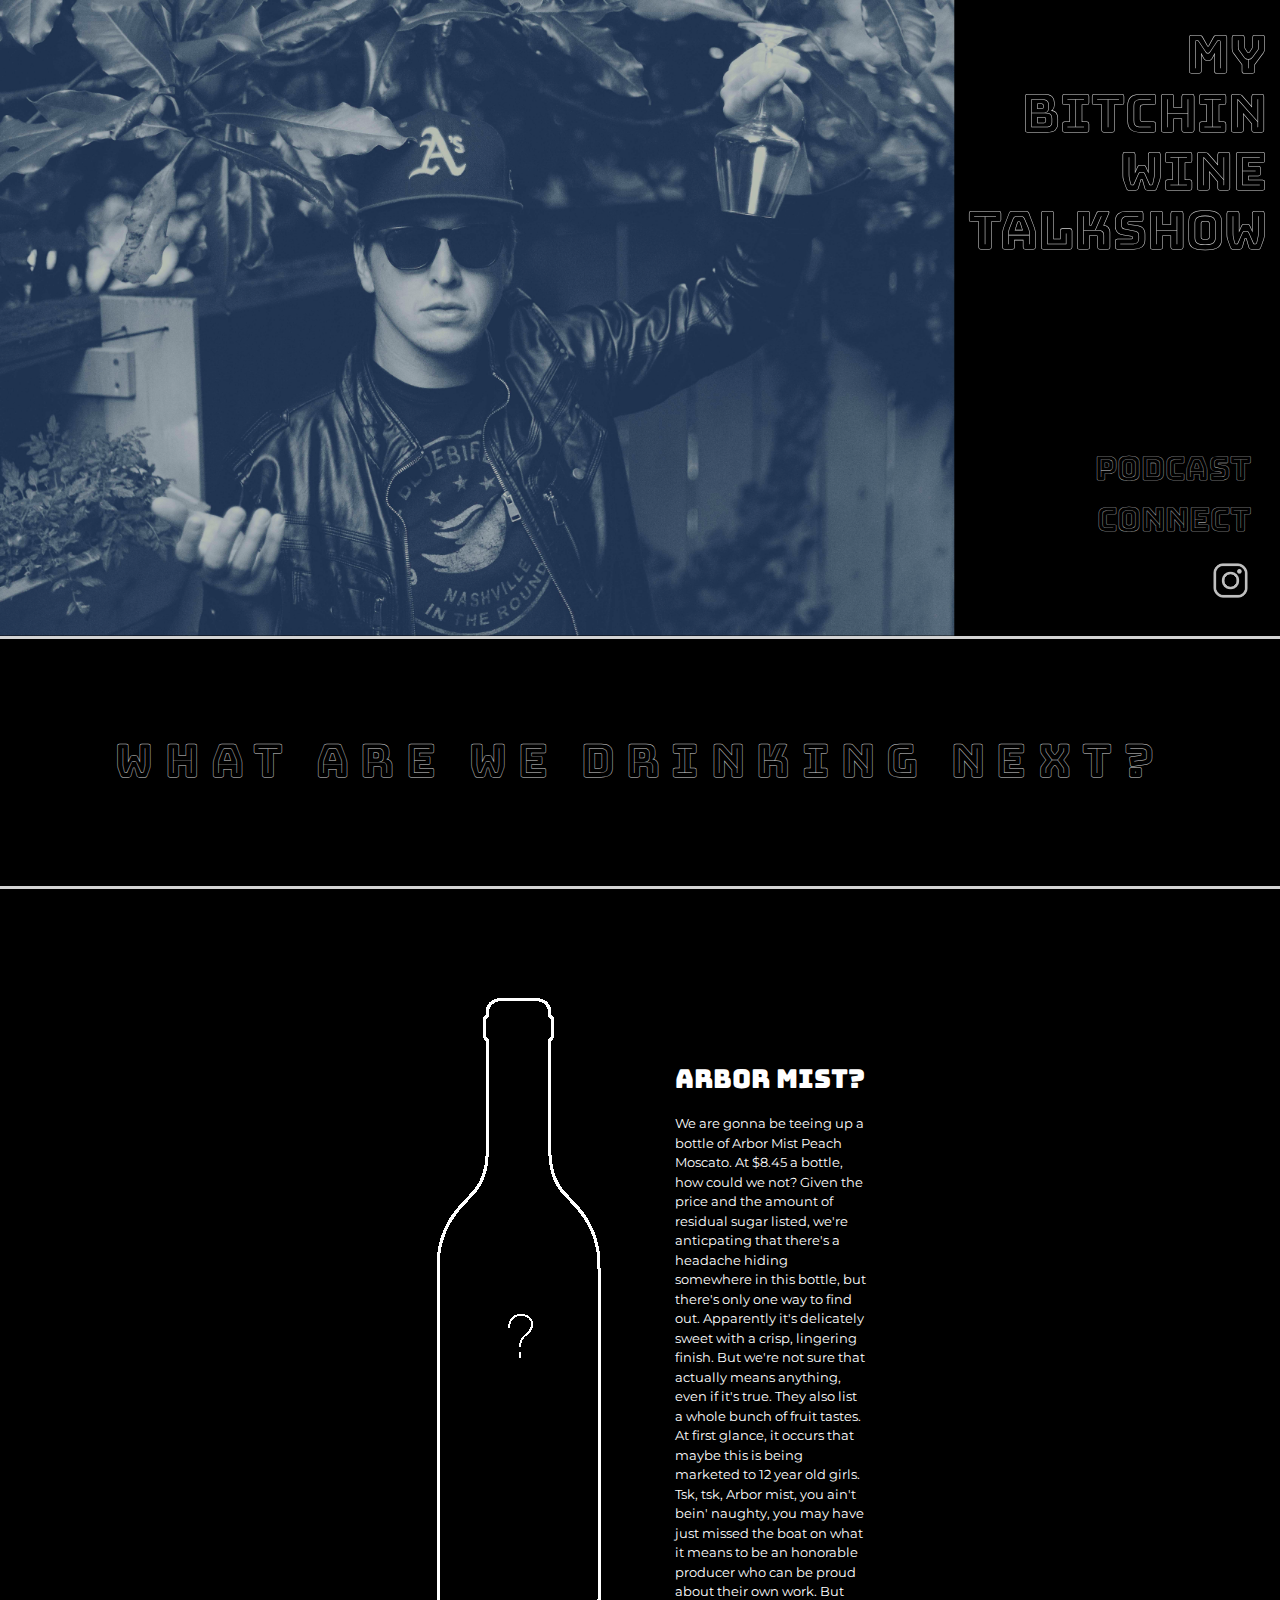
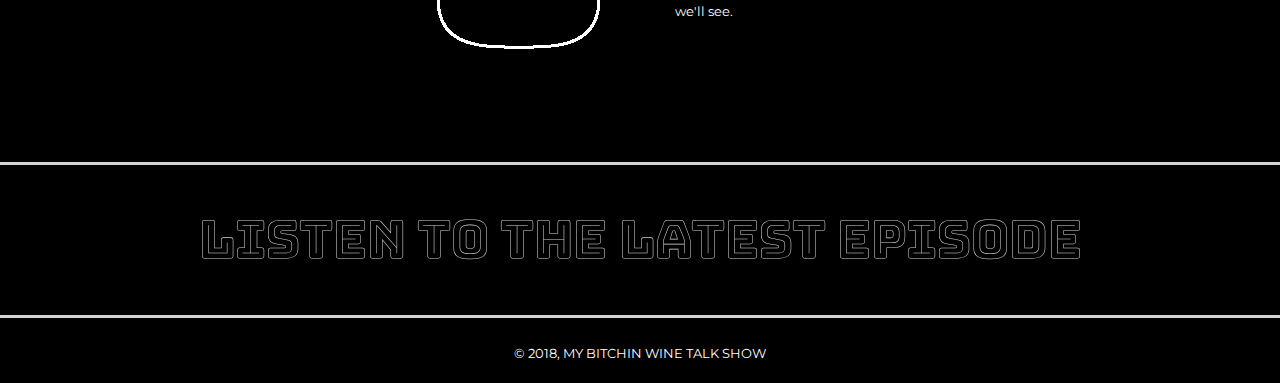
<file: index.html>
<!DOCTYPE html>
<html>
  <head>
    <meta charset="UTF-8">
    <title>MY BITCHIN WINE TALK SHOW</title>
    <link href="./resources/css/reset.css" type="text/css" rel="stylesheet">
    <link href="./resources/css/style.css" type="text/css" rel="stylesheet">
    <link href="https://fonts.googleapis.com/css?family=Bungee+Outline" rel="stylesheet">
    <link href="https://fonts.googleapis.com/css?family=Montserrat" rel="stylesheet">
    <link href="https://fonts.googleapis.com/css?family=Bungee" rel="stylesheet">
    <link href="https://fonts.googleapis.com/css?family=Anton" rel="stylesheet">
    <link href="https://fonts.googleapis.com/css?family=Bungee+Hairline" rel="stylesheet">    
    <meta name="viewport" content="width=device-width, initial-scale=1.0">
    <!-- Global site tag (gtag.js) - Google Analytics -->
    <script async src="https://www.googletagmanager.com/gtag/js?id=UA-125319324-1"></script>
    <script>
        window.dataLayer = window.dataLayer || [];
        function gtag(){dataLayer.push(arguments);}
        gtag('js', new Date());

        gtag('config', 'UA-125319324-1');
    </script>
  </head>
  <body>
  <!--  <div class="temp-title">
          <p class="title-link" href="./index.html">MY</br>BITCHIN</br>WINE</br>TALKSHOW</p>
          <p class="coming"> coming very soon </p>
    </div>-->
    <div class="top-container">
      <div class="landing-photo-container">
        <img class="landing-photo" src="./resources/images/home2.jpg"></img>
       <!-- <div class="overlap-title upper"><p><a class="mobile-font">BITCHIN</a><br/>MY</p></div>
        <div class="overlap-title lower"><p>WINE<br/>TALKSHOW</p></div>-->
        <div class="steven-title">MY<br/>BITCHIN<br/>WINE<br/>TALKSHOW</div>
      </div>  
    <div class="menu">
        <div class="title">
          <p class="title-link" href="./index.html">MY</br><a class="mobile-font">BITCHIN</a></br>WINE</br>TALKSHOW</p>
        </div>
        <div class="menu-link-container">
          <div class="menu-link">
            <a class="podcast-link" href="./src/podcast.php">PODCAST</a>
          </div>
          <div class="menu-link">
            <a class="connect-link" href="./connect.html">CONNECT</a>
          </div>
          <div class="menu-link insta-menu-link">
            <a class="insta-link" target="_blank" href="https://www.instagram.com/st.lane/"><img class="instasymbol-image" src="./resources/images/instasymbol.png"></a>
          </div>
        </div>  
      </div>
    </div>
    <div class="menu-link-container-mobile">
      <div class="menu-link">
        <a class="podcast-link" href="./src/podcast.php">PODCAST</a>
      </div>
      <div class="menu-link">
        <a class="connect-link" href="./connect.html">CONNECT</a>
      </div>
    </div>      
    <div class="banner-container">
      <div class="next-bottle-banner">
        <p class="drinking-next" href="">WHAT ARE WE DRINKING NEXT?</p>
      </div>
    </div>
    <div class="coming-wine">
      <div class="coming-wine-graphic">
        <img class="wine-graphic-image" src="./resources/images/wine_bottle_graphic.png">
      </div>
      <div class="wine-blurb">
        <div class="wine-blurb-title">
          <p>ARBOR MIST?</p>
        </div>
        <p class="wine-blurb-paragraph">We are gonna be teeing up a bottle of Arbor Mist Peach Moscato.  At $8.45 a bottle, how could we not?  Given the price and the amount of residual sugar listed, we're anticpating that there's a headache hiding somewhere in this bottle, but there's only one way to find out.  Apparently it's delicately sweet with a crisp, lingering finish.  But we're not sure that actually means anything, even if it's true.  They also list a whole bunch of fruit tastes.  At first glance, it occurs that maybe this is being marketed to 12 year old girls.  Tsk, tsk, Arbor mist, you ain't bein' naughty, you may have just missed the boat on what it means to be an honorable producer who can be proud about their own work.  But we'll see.</p>
      </div> 
    </div> 
    <div class="bottom-banner">
      <a class="lastest-episode-link next-bottle next-episode-link" href="./src/latest-episode.php">LISTEN TO THE LATEST EPISODE</a>
    </div> 
    <div class="copyright">
      <p>&copy; 2018, MY BITCHIN WINE TALK SHOW</p>
    </div>
  </body>
</html>
</file>
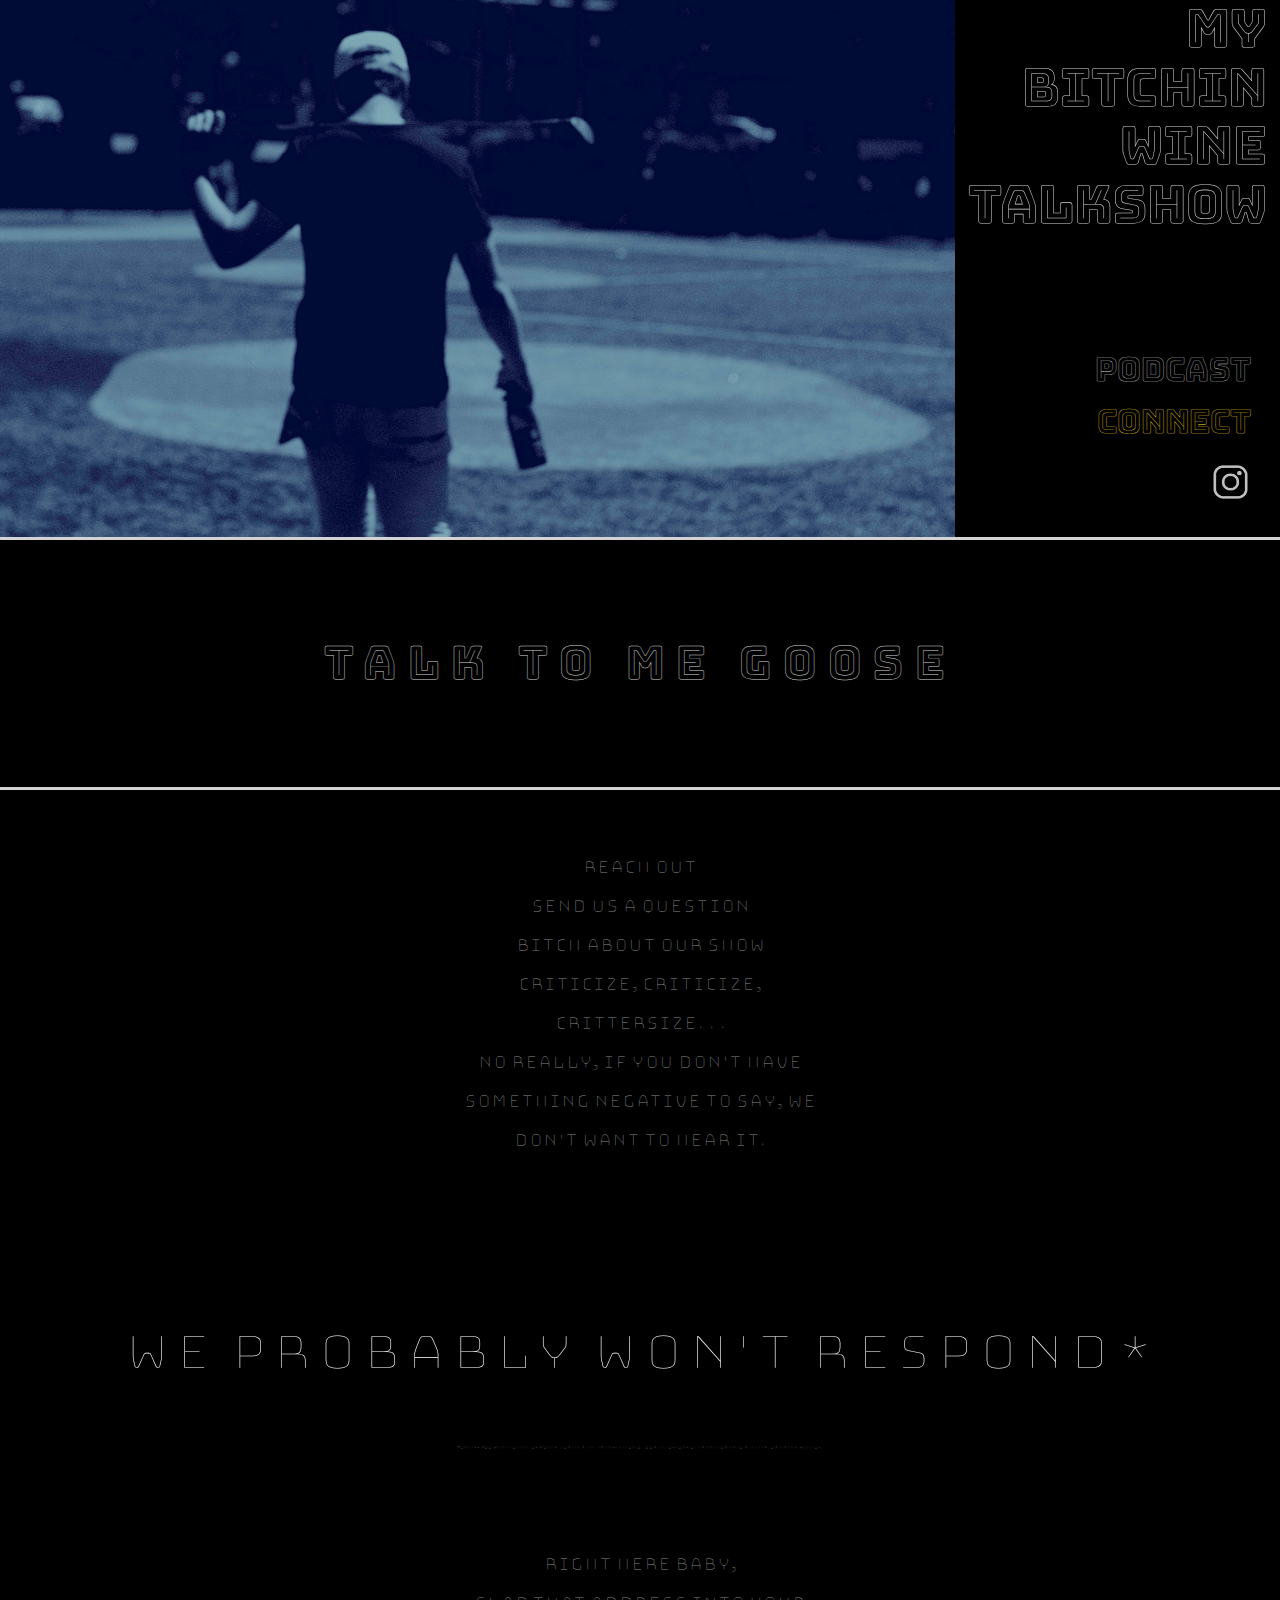
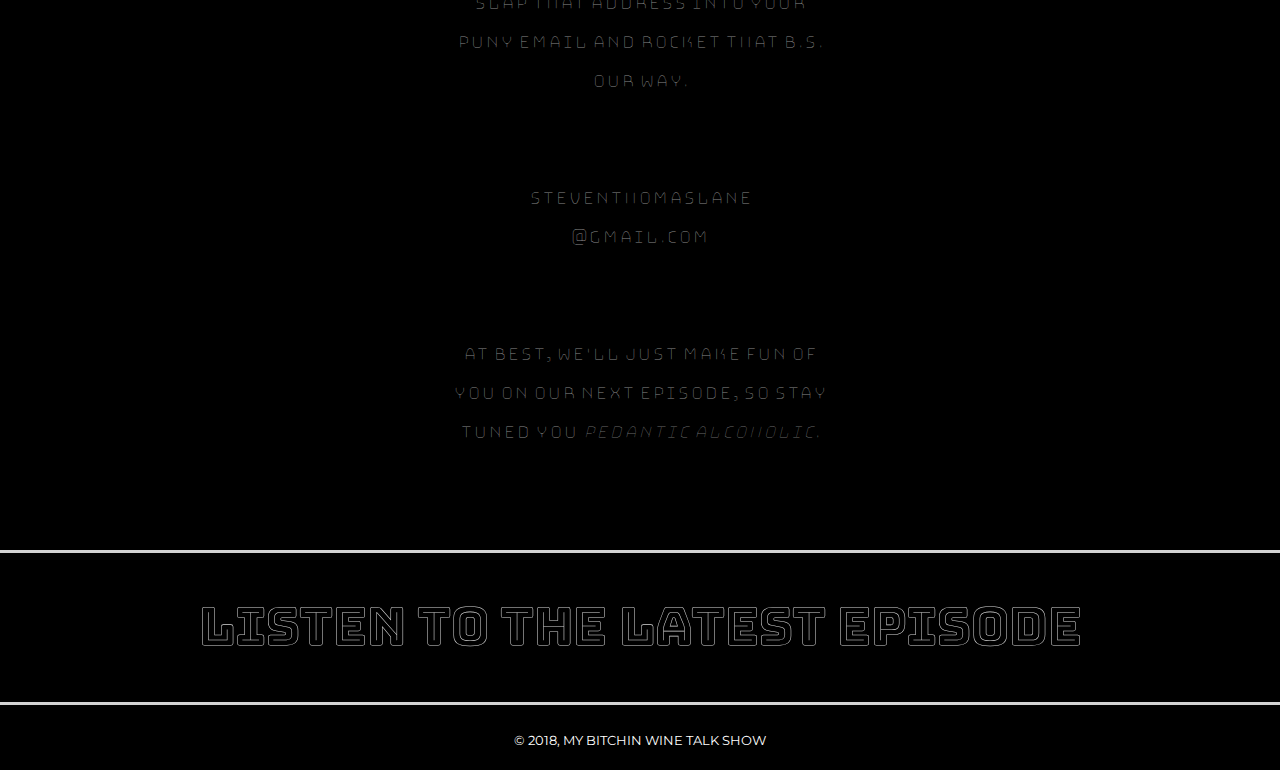
<file: connect.html>
<!DOCTYPE html>
<html>
  <head>
    <meta charset="UTF-8">
    <title>MY BITCHIN WINE TALK SHOW</title>
    <link href="./resources/css/reset.css" type="text/css" rel="stylesheet">
    <link href="./resources/css/style.css" type="text/css" rel="stylesheet">
    <link href="https://fonts.googleapis.com/css?family=Bungee+Outline" rel="stylesheet">
    <link href="https://fonts.googleapis.com/css?family=Montserrat" rel="stylesheet">
    <link href="https://fonts.googleapis.com/css?family=Bungee" rel="stylesheet">
    <link href="https://fonts.googleapis.com/css?family=Anton" rel="stylesheet">
    <link href="https://fonts.googleapis.com/css?family=Bungee+Inline" rel="stylesheet">
    <link href="https://fonts.googleapis.com/css?family=Bungee+Hairline" rel="stylesheet">
    <meta name="viewport" content="width=device-width, initial-scale=1.0">
  </head>
  <body>
    <div class="top-container">
      <div class="landing-photo-container">
        <img class="landing-photo" src="./resources/images/connect2.jpg"></img>
       <!-- <div class="overlap-title upper-connect"><p><a class="my">MY</a><a class="mobile-font">BITCHIN</a></p></div>
        <div class="overlap-title lower"><p>WINE<br/>TALKSHOW</p></div>-->
        <div class="steven-title"><a class="" href="../index.html">MY<br/>BITCHIN<br/>WINE<br/>TALKSHOW</a></div>
      </div>  
    <div class="menu">
        <div class="title">
          <a class="title-link" href="./index.html">MY</br>BITCHIN</br>WINE</br>TALKSHOW</a>
        </div>
        <div class="menu-link-container">
          <div class="menu-link">
            <a class="podcast-link" href="./src/podcast.php">PODCAST</a>
          </div>
          <div class="menu-link">
            <a class="connect-link connect-link-page" href="./connect.html">CONNECT</a>
          </div>
          <div class="menu-link insta-menu-link">
            <a class="insta-link" target="_blank" href="https://www.instagram.com/st.lane/"><img class="instasymbol-image" src="./resources/images/instasymbol.png"></a>
          </div>
        </div>  
      </div>
    </div>
    <div class="menu-link-container-mobile">
      <div class="menu-link">
        <a class="podcast-link" href="./src/podcast.php">PODCAST</a>
      </div>
      <div class="menu-link">
        <a class="connect-link connect-link-page" href="./connect.html">CONNECT</a>
      </div>
    </div>  
    <div class="banner-container">
      <div class="next-bottle-banner">
        <p class="next-bottle next-bottle-connect">TALK TO ME GOOSE</p>
      </div>
    </div>
    <div class="connect-box">
      <div class="smush-box">
        <p>reach out</p>
        <p>send us a question</p>
        <p>bitch about our show</p>
        <p>criticize, criticize, crittersize. . .</p>
        <p>No really, if you don't have something negative to say, we don't want to hear it.</p></br></br></br></br>
      </div>
      <p class="disclaimer">We probably won't respond*</p></br><p class="extra-disclaimer">*unless you want to give us money, further the translation of our delusions of grandeur into reality, or drink with us.</p></br></br></p>
      <div class="smush-box">
        <p>Right here baby,</br> slap that address into your puny email and rocket that B.S. our way.</p></br></br>
        <p>steventhomaslane</br>@gmail.com</p></br></br>
        <p>At best, we'll just make fun of you on our next episode, so stay tuned you <a class="tinker-link" target="_blank" href="http://www.tinkeredthinking.com/index.php?id=149">pedantic alcoholic</a>.</p></br>
      </div>  
    </div> 
    <div class="bottom-banner">
      <a class="lastest-episode-link next-bottle next-episode-link" href="./src/latest-episode.php">LISTEN TO THE LATEST EPISODE</a>
    </div> 
    <div class="copyright">
      <p>&copy; 2018, MY BITCHIN WINE TALK SHOW</p>
    </div>
  </body>
</html>


<!--

Resize Photos

redesign podcaster css

responsive design

-->
</file>
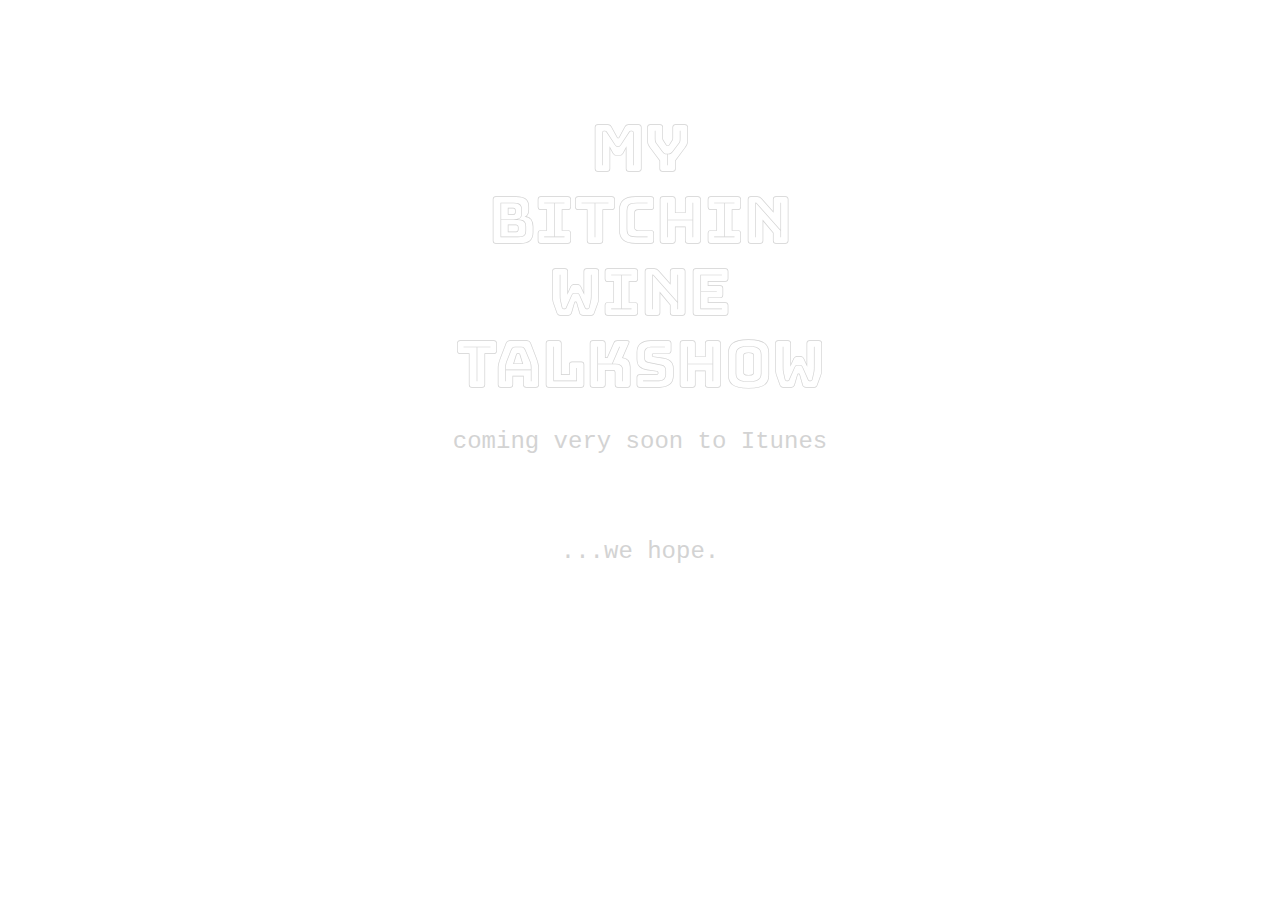
<file: we-hope.html>
<!DOCTYPE html>
<html>
  <head>
    <meta charset="UTF-8">
    <title>MY BITCHIN WINE TALK SHOW</title>
    <link href="./resources/css/reset.css" type="text/css" rel="stylesheet">
    <link href="./resources/css/style.css" type="text/css" rel="stylesheet">
    <link href="https://fonts.googleapis.com/css?family=Bungee+Outline" rel="stylesheet">
    <link href="https://fonts.googleapis.com/css?family=Montserrat" rel="stylesheet">
    <link href="https://fonts.googleapis.com/css?family=Bungee" rel="stylesheet">
    <link href="https://fonts.googleapis.com/css?family=Anton" rel="stylesheet">
    <meta name="viewport" content="width=device-width, initial-scale=1.0">
  </head>
  <body>
    <div class="temp-title">
          <p class="title-link" href="./index.html">MY</br>BITCHIN</br>WINE</br>TALKSHOW</p>
          <p class="coming">coming very soon to Itunes</p><br /><br /><br />
          <p class="coming">...we hope.</p>
    </div>
  </body>
</html>
</file>
<file: resources/css/style.css>
html{
  position: relative;
  min-height: 100%;
}

body {
  display: block;
  margin: 0 0 0px;
  overflow: scroll;
  font-family: "Trebuchet MS", Verdana, sans-serif, helvetica;
  font-size: 13px;
  line-height: 150%;
  min-width: 340px;
  height: 100%;
}


a {
  text-decoration: none;
  -webkit-transition: all 5s;
  -moz-transition: all 5s;
  transition: all 5s;
}

.top-container{
  display: flex;
  border-bottom: 3px solid lightgrey;
}

.landing-photo-container{
  max-width: 75%;
  background-color: black;
  padding-bottom: -25px;


}

.overlap-title{
  display: none;
}

@media only screen and (max-width: 700px){
  .next-bottle-connect{
    font-size: .75em;
  }
}

@media only screen and (max-width: 595px){
  .next-bottle-connect{
    font-size: .5em;
    padding:.2em;
    line-height: 1.5em;
  }
}

@media only screen and (max-width: 750px){
  .landing-photo-container{
    position: relative;
    max-width: 100%;
  }

  .top-container{
    position: relative;
    text-align: right;
  }
  .overlap-title{
    display: block;
    position: absolute;
    font-size: 4.5em;
    line-height: 1.1em;
    font-family: 'Bungee Hairline', cursive;
    -webkit-filter: invert(100%);
    filter: invert(100%);
    mix-blend-mode: difference;
    font-weight: 900;
    text-align: right;
   /* font: 900 35vmin/35vh cookie, cursive;*/
  }

  .upper{
    text-align: left;
    font-size: 5.5em;
    top: 0;
    left: 0;
    padding-left: .2em;
    padding-top: .2em;
  }

  .upper-connect{
   
    display: flex;
    justify-content: space-between;
    top: 0;
    right: 0;
    padding-right: .2em;
  }

  .lower{
    bottom:0;
    right: 0;
    padding-right: .2em;
    padding-bottom: .2em;
  }
}


@media only screen and (max-width: 750px){
   .overlap-title{
    font-size: 2.5em;
   }

   .upper{
    font-size: 3.5em;
   }
}

@media only screen and (max-width: 430px){
  .overlap-title{
    font-size: 3em;
  }

  .upper{
    font-size: 3em;
  }

  .my{
    font-size: .55em;
    padding-bottom: .75em;
  }

}

@media only screen and (max-width: 400px){
  .overlap-title{
    font-size: 2.25em;
  }

  .upper{
    font-size: 2.25em;
  }

  .my{
    font-size: .25;
  }
}



.steven-title{
  display: none;
  position: absolute;
  right:0;
  bottom:0;
  padding-right: .2em;
  padding-bottom: .2em;
  font-family:'Bungee Outline', cursive, helvetica;
  font-size: 3em;
  -webkit-filter: invert(100%);
  filter: invert(100%);
  mix-blend-mode: difference;
  line-height: 1.25em;
}


@media only screen and (max-width: 750px){
  .steven-title{
    display: block;
    font-size: 4em;
  }
}


@media only screen and (max-width: 450px){
  .steven-title{
    display: inline-block;
    font-size: 2.25em;
  }
}

img.landing-photo{
  display: block;
	max-width: 100%;
  max-height: 100%;
  min-height: 100%;

}

.title-link{
  font-size: 4em;
  line-height: 1.125em;
  font-family: 'Bungee Outline', cursive, helvetica;
  color: lightgrey;
  padding-top: .5em;
  /*padding-right: .5em;*/
}

@media only screen and (max-width: 1278px){
  .title-link{
    font-size: 3em;
  }
}

@media only screen and (max-width: 975px){
  .title-link{
    font-size: 2.5em;
  }
}


.temp-title{
  font-size: 1rem;
  text-align: center;
  color: black;
  padding-top: 5rem;
}

.coming{
  font-family: courier;
  color: lightgrey;
  padding-top: 2rem;
  font-size: 1.5rem;
}

.menu{
  position: relative;
  background-color: black;
  width: 25%;
  padding: 0em 1em 0em 1em;
  text-align: right;
}

.menu-link-container{
  position: absolute;
  bottom: 0;
  padding-bottom: 1.5em;

  /*padding-top: 7.5em;*/
}

@media only screen and (max-width: 750px){
  .menu{
    display: none;
  }
}

.menu-link{
  padding: 1em;
  font-family: 'Bungee Outline', cursive, helvetica;
  color: white;
}

.podcast-link{
  padding-top: 5em;
  padding-right: .5em;  
  font-size: 2.5em;
  color: lightgrey;
  text-decoration: none;
  -webkit-transition: all 0.5s;
  -moz-transition: all 0.5s;
  transition: all 0.5s;
}


.podcast-link-page{
  color: #fff;
  -webkit-animation: neon1 1.5s ease-in-out infinite alternate;
  -moz-animation: neon1 1.5s ease-in-out infinite alternate;
  animation: neon1 1.5s ease-in-out infinite alternate;
}

.podcast-link:hover{
  color: #fff;
  -webkit-animation: neon1 1.5s ease-in-out infinite alternate;
  -moz-animation: neon1 1.5s ease-in-out infinite alternate;
  animation: neon1 1.5s ease-in-out infinite alternate;
}

.connect-link{
  padding-top: .5em;
  padding-right: .5em;
  font-size: 2.5em;
  color: lightgrey;
  -webkit-transition: all 0.5s;
  -moz-transition: all 0.5s;
  transition: all 0.5s;  
}

.connect-link:hover{
  color:#FFDD1B;
  -webkit-animation: neon3 1.5s ease-in-out infinite alternate;
  -moz-animation: neon3 1.5s ease-in-out infinite alternate;
  animation: neon3 1.5s ease-in-out infinite alternate;  
}

.connect-link-page{
  color:#FFDD1B;
  -webkit-animation: neon3 1.5s ease-in-out infinite alternate;
  -moz-animation: neon3 1.5s ease-in-out infinite alternate;
  animation: neon3 1.5s ease-in-out infinite alternate;  
}


@media only screen and (max-width: 885px){
  .connect-link, .podcast-link{
    font-size: 1.8em;
  }  
}

.insta-menu-link{
  /*padding-top: 10em;*/
}


.insta-link{
  opacity: .75;
  max-width: 5%;
  padding-right: 1.5em;
  padding-top: 0em;

}

.instasymbol-image{
  max-width: 12%;
}

.insta-link:hover{
  -webkit-animation: neon2 1s ease-in-out infinite alternate;
  -moz-animation: neon2 1s ease-in-out infinite alternate;
  animation: neon2 1s ease-in-out infinite alternate;
}

.next-bottle-banner{
  font-family: 'Bungee Outline', cursive;
  background-color: black;
  color: lightgrey;
  text-align: center;
  font-size: 3.5em;
  letter-spacing: .25em;
  padding: 2.5em;
  border-bottom: 3px solid lightgrey;
}

@media only screen and (max-width: 1278px){
  .drinking-next{
    font-size: .75em;
  }
}

@media only screen and (max-width: 1095px){
  .drinking-next{
    font-size: .6em;
  }
  .next-bottle-banner{
    padding: 1.5em;
  }
}

@media only screen and (max-width: 885px){
  .drinking-next{
   /* font-size: .4em;*/
  }
  .next-bottle-banner{
    padding: .8em;
  }  
}

@media only screen and (max-width: 840px){
  .drinking-next{
    font-size: .4em;
  }
}

@media only screen and (max-width: 750px){
  .menu-link-container{
    display: none;
  }
}


.menu-link-container-mobile{
  display: none;
}

@media only screen and (max-width: 750px){
  .menu-link-container-mobile{
    display: flex;
    justify-content: space-around;
    text-align: center;
    background-color: black;
    padding-top: 1em;
    border-bottom: 3px white;
    font-family: 'Bungee Hairline', cursive;
  }

  .connect-link{
    font-family: 'Bungee Hairline', cursive;
  }

  .podcast-link{
    font-family: 'Bungee Hairline', cursive;
  }

  .next-bottle-banner{
    border-top: 3px solid lightgrey;
  }

  /*.title-link{
    font-family: 'Bungee Hairline', cursive;
  }*/

  .mobile-font{
    font-family: 'Bungee Outline', cursive, helvetica;
  }

  .drinking-next{
    font-family: 'Bungee Hairline', cursive;
    padding: .1em;
    font-size: .4em;
  }


}

@media only screen and (max-width: 430px){

  .drinking-next{
    line-height: 1.3em;
    letter-spacing: 1px;
  }


}


.next-bottle-banner-2{
  font-family: 'Bungee Outline', cursive;
  background-color: black;
  color: lightgrey;
  text-align: center;
  font-size: 3.5em;
  letter-spacing: .25em;
  padding: 2.5em;  
  border-bottom: 1px solid lightgrey;
}

@media only screen and (max-width: 930px){
  .latest-episode-title{
    padding-top: 2em;
    padding-left: .5em;
    padding-right: .5em;
    padding-bottom: 2em;
  }
}

@media only screen and (max-width: 870px){
  .latest-episode-library-link{
    padding: 1em;
  }
}


.next-bottle{
  text-decoration:none;
  color: lightgrey;  
}

.next-bottle:hover{  
  -webkit-animation: neon2 1s ease-in-out infinite alternate;
  -moz-animation: neon2 1s ease-in-out infinite alternate;
  animation: neon2 1s ease-in-out infinite alternate;
}

.next-episode-link{
  -webkit-animation: neon2 1s ease-in-out infinite alternate;
  -moz-animation: neon2 1s ease-in-out infinite alternate;
  animation: neon2 1s ease-in-out infinite alternate;
}

.coming-wine{
  display: flex;
  justify-content: center;
  align-items: center;
  background-color: black;
  color: white;
  padding-top: 6em;
  padding-bottom: 6em;
}

.coming-wine-graphic{
  max-width: 20%;
  padding-right: 2em;
}

.wine-blurb-title{
  font-size: 2em;
  font-family: 'Bungee', cursive;
  padding-bottom: 1em;
}

@media only screen and (max-width: 1275px){
  .wine-blurb-title{
    line-height: 1.2em;
  }
}



.wine-blurb{
  max-width: 15%;
  padding-top: 3em;
  padding-left: 2em;
  font-family: 'Montserrat', sans-serif;
}

.wine-blurb-container{

}

@media only screen and (max-width: 1200px){
  .wine-blurb-paragraph{
    font-size: .8em;
  }

  .wine-blurb{
    max-width: 20%;
  }
}

@media only screen and (max-width: 1100px){
  .wine-blurb-paragraph{
    font-size: .6em;
  }
}

@media only screen and (max-width: 975px){
  .wine-blurb{
    max-width: 30%;
  }
}

@media only screen and (max-width: 750px){
  .wine-blurb-paragraph {
    font-size: 1em;
  }
}  


@media only screen and (max-width: 740px){
  .coming-wine{
    justify-content: space-around;
  }
}

@media only screen and (max-width: 430px) {
  .wine-blurb-paragraph{
    font-size: .75em;
  }

  .wine-blurb-title{
  font-size: 1.8em;
  font-family: 'Bungee', cursive;
  padding-bottom: .25em;
  }

  .wine-blurb{
    max-width: 45%;
    padding-right: 2em;
  }

  .coming-wine-graphic{
    max-width: 45%;
  }

  .wine-graphic-image{
    max-width: 100%;
  }

}






.bottom-banner{
  background-color: black;
  border-top: 3px solid lightgrey;
  border-bottom: 3px solid lightgrey;
  text-align: center;
  padding-top: 3.5em;  
  padding-bottom: 3.5em;
}

.bottom-banner-2{
  border-top: 1px solid lightgrey;
  border-bottom: 1px solid lightgrey;
}

.lastest-episode-link{
  font-size: 4em;
  line-height: 1.125em;
  font-family: 'Bungee Outline', cursive;
  color: lightgrey;
}

.copyright{
  padding-top: 2em;
  text-align: center;
  height: 3em;
  background-color: black;
  color: white;
  font-family: 'Montserrat', sans-serif;

}

.connect-box{
  font-family: 'Bungee Hairline', cursive;
  font-size: 1.5em;
  line-height: 2em;

  background-color: black;
  color: white;
  padding: 3em 5em 3em 5em;
  text-align: center;
}

.smush-box{
  width: 35%;
  margin: auto;
}

@media only screen and (max-width: 850px){
  .smush-box{
    width: 100%;
  }
}

.disclaimer{
  font-size: 3em;
  letter-spacing: 2px;
  line-height: 1.25em;
}

@media only screen and (max-width: 550px){
  .connect-box{
    padding: 3em 1em 3em 1em;
  }

  .disclaimer{
    font-size:2.5em;
  }
}

.extra-disclaimer{
  font-size: .25em;
}

.tinker-link {
  text-decoration: none;
  color: lightgrey;
  font-style: italic;
}


@-webkit-keyframes neon1 {
  from {
    text-shadow: 0 0 10px #fff, 0 0 20px #fff, 0 0 30px #fff, 0 0 40px #FF1177, 0 0 70px #FF1177, 0 0 80px #FF1177, 0 0 100px #FF1177, 0 0 150px #FF1177;
  }
  to {
    text-shadow: 0 0 5px #fff, 0 0 10px #fff, 0 0 15px #fff, 0 0 20px #FF1177, 0 0 35px #FF1177, 0 0 40px #FF1177, 0 0 50px #FF1177, 0 0 75px #FF1177;
  }
}

@-moz-keyframes neon1 {
  from {
    text-shadow: 0 0 10px #fff, 0 0 20px #fff, 0 0 30px #fff, 0 0 40px #FF1177, 0 0 70px #FF1177, 0 0 80px #FF1177, 0 0 100px #FF1177, 0 0 150px #FF1177;
  }
  to {
    text-shadow: 0 0 5px #fff, 0 0 10px #fff, 0 0 15px #fff, 0 0 20px #FF1177, 0 0 35px #FF1177, 0 0 40px #FF1177, 0 0 50px #FF1177, 0 0 75px #FF1177;
  }
}

@keyframes neon1 {
  from {
    text-shadow: 0 0 10px #fff, 0 0 20px #fff, 0 0 30px #fff, 0 0 40px #FF1177, 0 0 70px #FF1177, 0 0 80px #FF1177, 0 0 100px #FF1177, 0 0 150px #FF1177;
  }
  to {
    text-shadow: 0 0 5px #fff, 0 0 10px #fff, 0 0 15px #fff, 0 0 20px #FF1177, 0 0 35px #FF1177, 0 0 40px #FF1177, 0 0 50px #FF1177, 0 0 75px #FF1177;
  }
}



@-webkit-keyframes neon2 {
  from {
    text-shadow: 0 0 10px #fff, 0 0 20px #fff, 0 0 30px #fff, 0 0 40px #228DFF, 0 0 70px #228DFF, 0 0 80px #228DFF, 0 0 100px #228DFF, 0 0 150px #228DFF;
  }
  to {
    text-shadow: 0 0 5px #fff, 0 0 10px #fff, 0 0 15px #fff, 0 0 20px #228DFF, 0 0 35px #228DFF, 0 0 40px #228DFF, 0 0 50px #228DFF, 0 0 75px #228DFF;
  }
}

@-moz-keyframes neon2 {
  from {
    text-shadow: 0 0 10px #fff, 0 0 20px #fff, 0 0 30px #fff, 0 0 40px #228DFF, 0 0 70px #228DFF, 0 0 80px #228DFF, 0 0 100px #228DFF, 0 0 150px #228DFF;
  }
  to {
    text-shadow: 0 0 5px #fff, 0 0 10px #fff, 0 0 15px #fff, 0 0 20px #228DFF, 0 0 35px #228DFF, 0 0 40px #228DFF, 0 0 50px #228DFF, 0 0 75px #228DFF;
  }
}

@keyframes neon2 {
  from {
    text-shadow: 0 0 10px #fff, 0 0 20px #fff, 0 0 30px #fff, 0 0 40px #228DFF, 0 0 70px #228DFF, 0 0 80px #228DFF, 0 0 100px #228DFF, 0 0 150px #228DFF;
  }
  to {
    text-shadow: 0 0 5px #fff, 0 0 10px #fff, 0 0 15px #fff, 0 0 20px #228DFF, 0 0 35px #228DFF, 0 0 40px #228DFF, 0 0 50px #228DFF, 0 0 75px #228DFF;
  }
}


@-webkit-keyframes neon3 {
  from {
    text-shadow: 0 0 10px #fff, 0 0 20px #fff, 0 0 30px #fff, 0 0 40px #FFDD1B, 0 0 70px #FFDD1B, 0 0 80px #FFDD1B, 0 0 100px #FFDD1B, 0 0 150px #FFDD1B;
  }
  to {
    text-shadow: 0 0 5px #fff, 0 0 10px #fff, 0 0 15px #fff, 0 0 20px #FFDD1B, 0 0 35px #FFDD1B, 0 0 40px #FFDD1B, 0 0 50px #FFDD1B, 0 0 75px #FFDD1B;
  }
}

@-moz-keyframes neon3 {
  from {
    text-shadow: 0 0 10px #fff, 0 0 20px #fff, 0 0 30px #fff, 0 0 40px #FFDD1B, 0 0 70px #FFDD1B, 0 0 80px #FFDD1B, 0 0 100px #FFDD1B, 0 0 150px #FFDD1B;
  }
  to {
    text-shadow: 0 0 5px #fff, 0 0 10px #fff, 0 0 15px #fff, 0 0 20px #FFDD1B, 0 0 35px #FFDD1B, 0 0 40px #FFDD1B, 0 0 50px #FFDD1B, 0 0 75px #FFDD1B;
  }
}

@keyframes neon3 {
  from {
    text-shadow: 0 0 10px #fff, 0 0 20px #fff, 0 0 30px #fff, 0 0 40px #FFDD1B, 0 0 70px #FFDD1B, 0 0 80px #FFDD1B, 0 0 100px #FFDD1B, 0 0 150px #FFDD1B;
  }
  to {
    text-shadow: 0 0 5px #fff, 0 0 10px #fff, 0 0 15px #fff, 0 0 20px #FFDD1B, 0 0 35px #FFDD1B, 0 0 40px #FFDD1B, 0 0 50px #FFDD1B, 0 0 75px #FFDD1B;
  }
}

.mobile-top-page-links{
  display: flex;
  justify-content: space-between;
}

.podcast-episode-box-frame{
  background-color: black;
}

.podcast-episode-box{
  width: 60%;
  margin: 0 auto;
  background-color: black;
  color: lightgrey;
  font-family: 'Bungee Hairline', cursive;

}


/*======================== sharing is a gift bar ==========================*/

.sharing-is-a-gift-bar {
  display: inline-flex;
  justify-content: space-between;
  align-items: center;
  background-color: black;
  border-radius: 0px 0px 20px 5px;
  margin-top: 0;
  margin-bottom: .25rem;
  width: 100%;

}

.sharing-buttons{
  display: inline-block;
}

.sharing-message {
  font-size: 1.2rem;
  font-style: italic;
  opacity: .7;
  text-align: center;
  margin: 0 auto;
}

@media only screen and (max-width: 1206px) {
  .sharing-message{
    display: none;
  }
}


.resp-sharing-button__link,
.resp-sharing-button__icon {
  display: inline-block
}

.resp-sharing-button__link {
  text-decoration: none;
  color: #fff;
  margin: 0.5em
}

.resp-sharing-button {
  border-radius: 5px;
  border-color: white;
  transition: 25ms ease-out;
  padding: 0.5em 0.75em;
  font-family: Helvetica Neue,Helvetica,Arial,sans-serif
}

@media only screen and (max-device-width: 480px), only screen and (min-device-width: 560px) and (max-device-width: 1136px) and (-webkit-min-device-pixel-ratio: 2){
  .resp-sharing-button {
    padding: 0.4em 0.5em;
    border: 1px;
  }
}


.resp-sharing-button__icon svg {
  width: 1em;
  height: 1em;
  margin-right: 0.4em;
  vertical-align: top
}

.resp-sharing-button--small svg {
  margin: 0;
  vertical-align: middle
}

/* Non solid icons get a stroke */
.resp-sharing-button__icon {
  stroke: #fff;
  fill: none
}

/* Solid icons get a fill */
.resp-sharing-button__icon--solid,
.resp-sharing-button__icon--solidcircle {
  fill: #fff;
  stroke: none
}

.resp-sharing-button--twitter {
  /*background-color: #55acee*/
}

.resp-sharing-button--twitter:hover {
  background-color: #2795e9
}

.resp-sharing-button--pinterest {
  background-color: #bd081c
}

.resp-sharing-button--pinterest:hover {
  background-color: #8c0615
}

.resp-sharing-button--facebook {
  background-color: #3b5998
}

.resp-sharing-button--facebook:hover {
  background-color: #2d4373
}

.resp-sharing-button--tumblr {
  background-color: #35465C
}

.resp-sharing-button--tumblr:hover {
  background-color: #222d3c
}

.resp-sharing-button--reddit {
  /*background-color: #5f99cf*/
}

.resp-sharing-button--reddit:hover {
  background-color: #3a80c1
}

.resp-sharing-button--google {
  /*background-color: #dd4b39*/
}

.resp-sharing-button--google:hover {
  background-color: #c23321
}

.resp-sharing-button--linkedin {
  background-color: #0077b5
}

.resp-sharing-button--linkedin:hover {
  background-color: #046293
}

.resp-sharing-button--email {
  /*background-color: #777*/
}

.resp-sharing-button--email:hover {
  background-color: #5e5e5e
}

.resp-sharing-button--xing {
  background-color: #1a7576
}

.resp-sharing-button--xing:hover {
  background-color: #114c4c
}

.resp-sharing-button--whatsapp {
  background-color: #25D366
}

.resp-sharing-button--whatsapp:hover {
  background-color: #1da851
}

.resp-sharing-button--hackernews {
background-color: #FF6600
}
.resp-sharing-button--hackernews:hover, .resp-sharing-button--hackernews:focus {   background-color: #FB6200 }

.resp-sharing-button--vk {
  background-color: #507299
}

.resp-sharing-button--vk:hover {
  background-color: #a8a8a8;
}

.resp-sharing-button--facebook {
  background-color: black;
  border-color: white;
  border: 1px;
}



@media only screen and (max-device-width: 320px), only screen and (orientation:portrait) and (-webkit-min-device-pixel-ratio: 2){
  .resp-sharing-button--facebook{
    border-bottom-left-radius: 15px;
  }
}

@media only screen and (max-device-width: 480px), only screen and (min-device-width: 560px) and (max-device-width: 1136px) and (-webkit-min-device-pixel-ratio: 2){
  .podcast-page-fb-btn{
    border-bottom-left-radius: 5px !important;
  }

}



.resp-sharing-button--facebook:hover,
.resp-sharing-button--facebook:active {
  background-color: #a8a8a8;
  border-color: #a8a8a8;
}

.resp-sharing-button--twitter {
  /*background-color: grey;
  border-color: grey;*/
}

.resp-sharing-button--twitter:hover,
.resp-sharing-button--twitter:active {
  /*background-color: #a8a8a8;
  border-color: #a8a8a8;*/
}

.resp-sharing-button--google {
 /* background-color: grey;
  border-color: grey;*/
}

.resp-sharing-button--google:hover,
.resp-sharing-button--google:active {
  /*background-color: #a8a8a8;
  border-color: #a8a8a8;*/
}

.resp-sharing-button--email {
 /* background-color: grey;
  border-color: grey;*/
}

.resp-sharing-button--email:hover,
.resp-sharing-button--email:active {
  /*background-color: #a8a8a8;
  border-color: #a8a8a8;*/
}

.resp-sharing-button--reddit {
  /*background-color: grey;
  border-color: grey;*/
}

.resp-sharing-button--reddit:hover,
.resp-sharing-button--reddit:active {
 /* background-color: #a8a8a8;
  border-color: #a8a8a8;*/
}



.count-holder {
  display: inline-block;
  border-radius: 5px;
  padding: 0.5em 1em;
  font-family: 'Bungee Hairline', cursive;
  color: #fff;
 /* background-color: grey;*/
  margin: 0.5em;
}


@media only screen and (max-width: 420px) {
  .count-holder {
    display: none;
  }
}

.bit-btn img{
  max-width: 33px;
  height: auto;
  padding-top: 4px;
  padding-right: 5px;
}

@media only screen and (max-device-width: 480px), only screen and (min-device-width: 560px) and (max-device-width: 1136px) and (-webkit-min-device-pixel-ratio: 2){
  .bit-btn img{
  max-width: 30px;

  }

}

.bit-btn img:hover {
  opacity: .7;
}

.bit-btn-support img {
  max-width: 15%;
  padding: 1.25rem 0 1.25rem 0;
}

.bit-btn-support img:hover {
  opacity: .7;
}




/** LIGHTBOX MARKUP **/

.lightbox {
  /** Default lightbox to hidden */
  display: none;

  /** Position and style */
  position: fixed;
  z-index: 999;
  width: 100%;
  height: 100%;
  text-align: center;
  top: 0;
  left: 0;
  background: rgba(0,0,0,0.8);
}

.lightbox img {
  /** Pad the lightbox image */
  max-width: 90%;
  max-height: 80%;
  margin-top: 2%;
}

.lightbox:target {
  /** Remove default browser outline */
  outline: none;

  /** Unhide lightbox **/
  display: block;
}

.lightbox2 {
  height: 100%;
  width: 100%;
  display: absolute;
}

.lightbox2 img{
  max-height: 90% !important;
  width: auto !important;
}

.drawing:hover {
  opacity: .7;
}




/*=================== end of sharing is caring bar ===================*/

/*******************  Podcaster ******************/

/*background-image: url('../images/podcast_symbol.png');*/
.audio-player {
  border: 2px solid #dfdfdf;
  border-radius: 2px 2px 0px 0px;
  text-align: center;
  display: flex;
  flex-flow: row;
  margin: 0.2rem 0 0 0;
}


.audio-player .album-image {
  min-height: 40px;
  width: 110px;
  background-size: cover;
}
.audio-player .player-controls {
  align-items: center;
  justify-content: center;
  margin-top: 1.25rem;
  flex: 3;
}
.audio-player .player-controls progress {
  width: 80%;
}
.audio-player .player-controls progress[value] {
  -webkit-appearance: none;
  appearance: none;
  background-color: white;
  color: blue;
  height: 5px;
}
.audio-player .player-controls progress[value]::-webkit-progress-bar {
  background-color: white;
  border-radius: 2px;
  border: 1px solid grey;
  color: blue;
}
.audio-player .player-controls progress::-webkit-progress-value {
  background-color: grey;
}
/*.audio-player .player-controls p {
 font-size: .6rem;
 }*/
.audio-player .play-btn {
  background-image: url('../images/play-button2.png');
  background-size: cover;
  width: 50px;
  height: 50px;
  margin: 1.5rem 0 1rem 1rem;
}

.podcast_symbol {
  margin-top: 1.5rem;
}

@media screen and (device-width: 360px) and (device-height: 640px) and (-webkit-device-pixel-ratio: 3) {
  .play-btn {
    width: 35px !important;
    height: 35px !important;   
    margin-top: 2rem !important; 
  }
}
.audio-player .play-btn:hover {
  opacity: 0.7;
}
.audio-player .play-btn.pause {
  background-image: url('http://www.lukeduncan.me/images/pause-button.png');
}
.audio-player .podcast_title {
  font-size: 0.2rem;
}
.podcast_symbol {
  display: block;
  max-height: 40px;
  width: auto;
  margin-top: 1.75rem;
  margin-right: 1rem;
  opacity: 0.85;
}

.podcast_symbol_link:hover{
  opacity: .7;
}

@media screen and (device-width: 360px) and (device-height: 640px) and (-webkit-device-pixel-ratio: 3){
  .podcast_symbol{
    max-height: 30px;
    width: auto;
    margin-top: 2rem;
  }
}

/*iphone 5/se*/
@media only screen and (max-device-width: 480px), only screen and (min-device-width: 560px) and (max-device-width: 1136px) and (-webkit-min-device-pixel-ratio: 2){
    .podcast_symbol{
      max-height: 30px;
      width: auto;
      margin-top: 2rem;
  }

  .play-btn {
    width: 35px !important;
    height: 35px !important;   
    margin-top: 2rem !important; 
  }  
}



.small-paragraph, .podcast-title, .episode-title {
  margin-top: 0;
  margin-bottom: 0rem;
  margin-left: .1rem;
  margin-right: .1rem;
  line-height: .8rem;
  font-size: 0.6rem;
}
.episode-title {
  font-size: 1.25rem;
}
</file>
